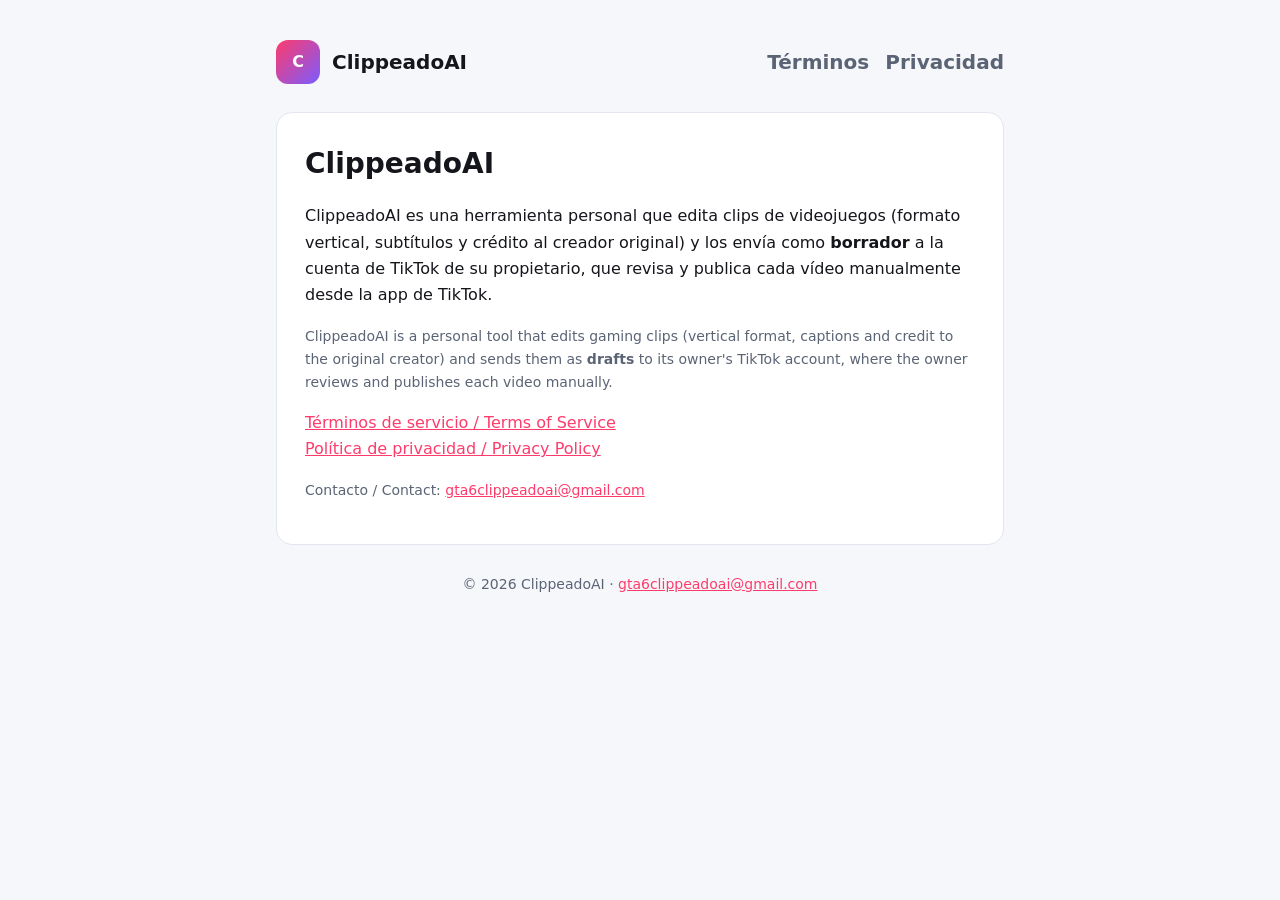
<file: index.html>
<!doctype html>
<html lang="es"><head><meta charset="utf-8"><meta name="viewport" content="width=device-width,initial-scale=1">
<title>Inicio · ClippeadoAI</title><link rel="stylesheet" href="style.css"><meta name="robots" content="noindex"></head>
<body><div class="wrap">
<header><div class="logo">C</div><a href="./">ClippeadoAI</a>
<nav><a href="terminos">Términos</a><a href="privacidad">Privacidad</a></nav></header>
<main class="card">
<h1>ClippeadoAI</h1>
<p>ClippeadoAI es una herramienta personal que edita clips de videojuegos (formato vertical, subtítulos y crédito al creador original) y los envía como <strong>borrador</strong> a la cuenta de TikTok de su propietario, que revisa y publica cada vídeo manualmente desde la app de TikTok.</p>
<p class="muted">ClippeadoAI is a personal tool that edits gaming clips (vertical format, captions and credit to the original creator) and sends them as <strong>drafts</strong> to its owner's TikTok account, where the owner reviews and publishes each video manually.</p>
<p><a href="terminos">Términos de servicio / Terms of Service</a><br><a href="privacidad">Política de privacidad / Privacy Policy</a></p>
<p class="muted">Contacto / Contact: <a href="mailto:gta6clippeadoai@gmail.com">gta6clippeadoai@gmail.com</a></p></main>
<footer class="muted">© 2026 ClippeadoAI · <a href="mailto:gta6clippeadoai@gmail.com">gta6clippeadoai@gmail.com</a></footer>
</div></body></html>
</file>
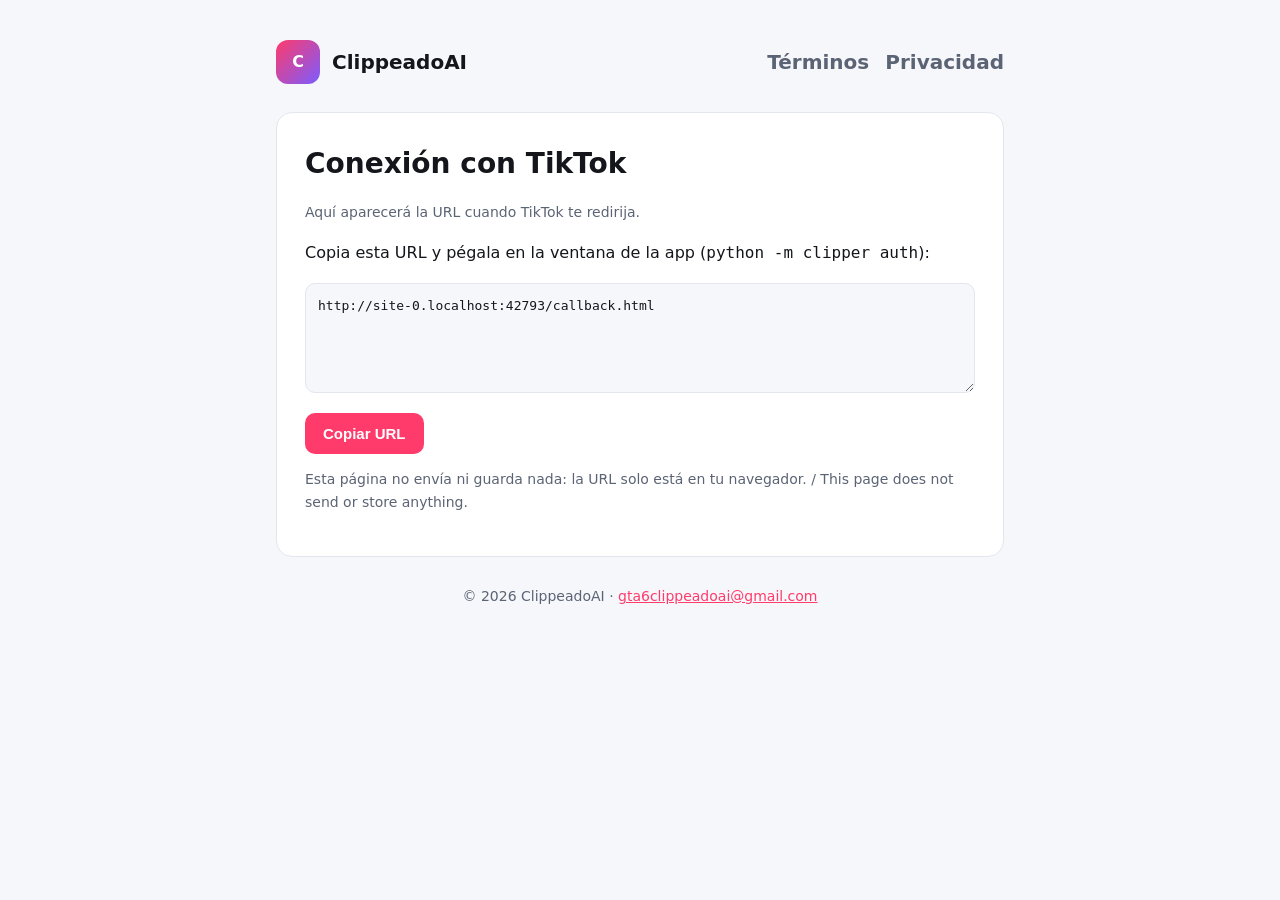
<file: callback.html>
<!doctype html>
<html lang="es"><head><meta charset="utf-8"><meta name="viewport" content="width=device-width,initial-scale=1">
<title>Conexión con TikTok · ClippeadoAI</title><link rel="stylesheet" href="style.css"><meta name="robots" content="noindex"></head>
<body><div class="wrap">
<header><div class="logo">C</div><a href="./">ClippeadoAI</a>
<nav><a href="terminos">Términos</a><a href="privacidad">Privacidad</a></nav></header>
<main class="card">
<h1>Conexión con TikTok</h1>
<p id="status" class="muted">Comprobando…</p>
<p>Copia esta URL y pégala en la ventana de la app (<code>python -m clipper auth</code>):</p>
<textarea id="url" readonly></textarea>
<button id="copy">Copiar URL</button>
<p class="muted">Esta página no envía ni guarda nada: la URL solo está en tu navegador. / This page does not send or store anything.</p></main>
<footer class="muted">© 2026 ClippeadoAI · <a href="mailto:gta6clippeadoai@gmail.com">gta6clippeadoai@gmail.com</a></footer>
</div><script>
const u=location.href, q=new URLSearchParams(location.search), s=document.getElementById('status');
document.getElementById('url').value=u;
if(q.get('code')){s.innerHTML='<span class="ok">✅ TikTok ha dado permiso.</span> Ya casi está.';}
else if(q.get('error')){s.innerHTML='<span class="bad">❌ Error: '+(q.get('error_description')||q.get('error')).replace(/</g,'&lt;')+'</span>';}
else{s.textContent='Aquí aparecerá la URL cuando TikTok te redirija.';}
document.getElementById('copy').onclick=async()=>{const t=document.getElementById('url');t.select();
try{await navigator.clipboard.writeText(u);}catch(e){document.execCommand('copy');}
document.getElementById('copy').textContent='¡Copiada! ✅';};
</script></body></html>
</file>
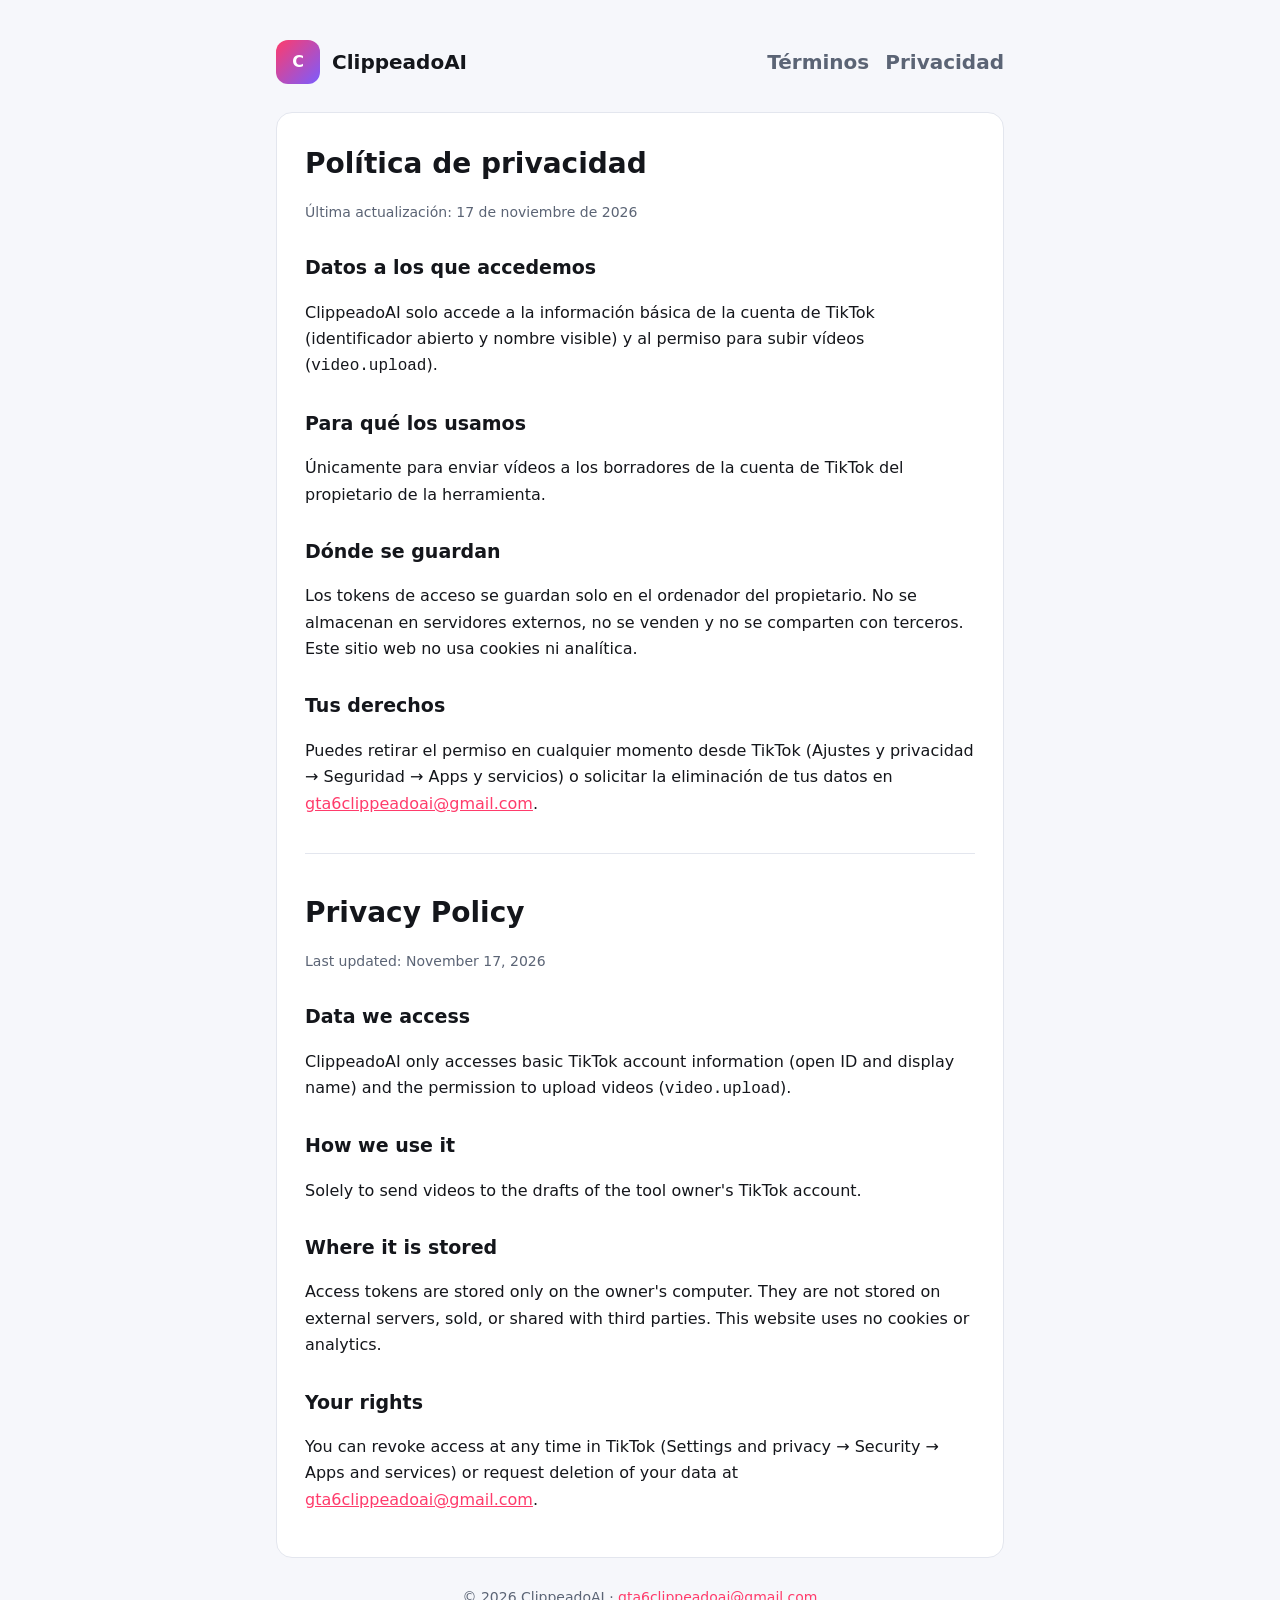
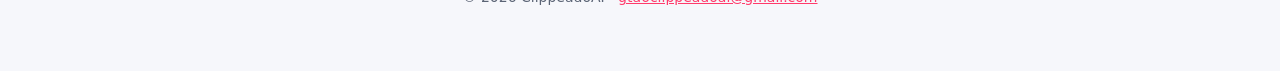
<file: privacidad.html>
<!doctype html>
<html lang="es"><head><meta charset="utf-8"><meta name="viewport" content="width=device-width,initial-scale=1">
<title>Política de privacidad · ClippeadoAI</title><link rel="stylesheet" href="style.css"><meta name="robots" content="noindex"></head>
<body><div class="wrap">
<header><div class="logo">C</div><a href="./">ClippeadoAI</a>
<nav><a href="terminos">Términos</a><a href="privacidad">Privacidad</a></nav></header>
<main class="card">
<h1>Política de privacidad</h1><p class="muted">Última actualización: 17 de noviembre de 2026</p>
<h2>Datos a los que accedemos</h2><p>ClippeadoAI solo accede a la información básica de la cuenta de TikTok (identificador abierto y nombre visible) y al permiso para subir vídeos (<code>video.upload</code>).</p>
<h2>Para qué los usamos</h2><p>Únicamente para enviar vídeos a los borradores de la cuenta de TikTok del propietario de la herramienta.</p>
<h2>Dónde se guardan</h2><p>Los tokens de acceso se guardan solo en el ordenador del propietario. No se almacenan en servidores externos, no se venden y no se comparten con terceros. Este sitio web no usa cookies ni analítica.</p>
<h2>Tus derechos</h2><p>Puedes retirar el permiso en cualquier momento desde TikTok (Ajustes y privacidad → Seguridad → Apps y servicios) o solicitar la eliminación de tus datos en <a href="mailto:gta6clippeadoai@gmail.com">gta6clippeadoai@gmail.com</a>.</p>
<hr>
<h1>Privacy Policy</h1><p class="muted">Last updated: November 17, 2026</p>
<h2>Data we access</h2><p>ClippeadoAI only accesses basic TikTok account information (open ID and display name) and the permission to upload videos (<code>video.upload</code>).</p>
<h2>How we use it</h2><p>Solely to send videos to the drafts of the tool owner's TikTok account.</p>
<h2>Where it is stored</h2><p>Access tokens are stored only on the owner's computer. They are not stored on external servers, sold, or shared with third parties. This website uses no cookies or analytics.</p>
<h2>Your rights</h2><p>You can revoke access at any time in TikTok (Settings and privacy → Security → Apps and services) or request deletion of your data at <a href="mailto:gta6clippeadoai@gmail.com">gta6clippeadoai@gmail.com</a>.</p></main>
<footer class="muted">© 2026 ClippeadoAI · <a href="mailto:gta6clippeadoai@gmail.com">gta6clippeadoai@gmail.com</a></footer>
</div></body></html>
</file>
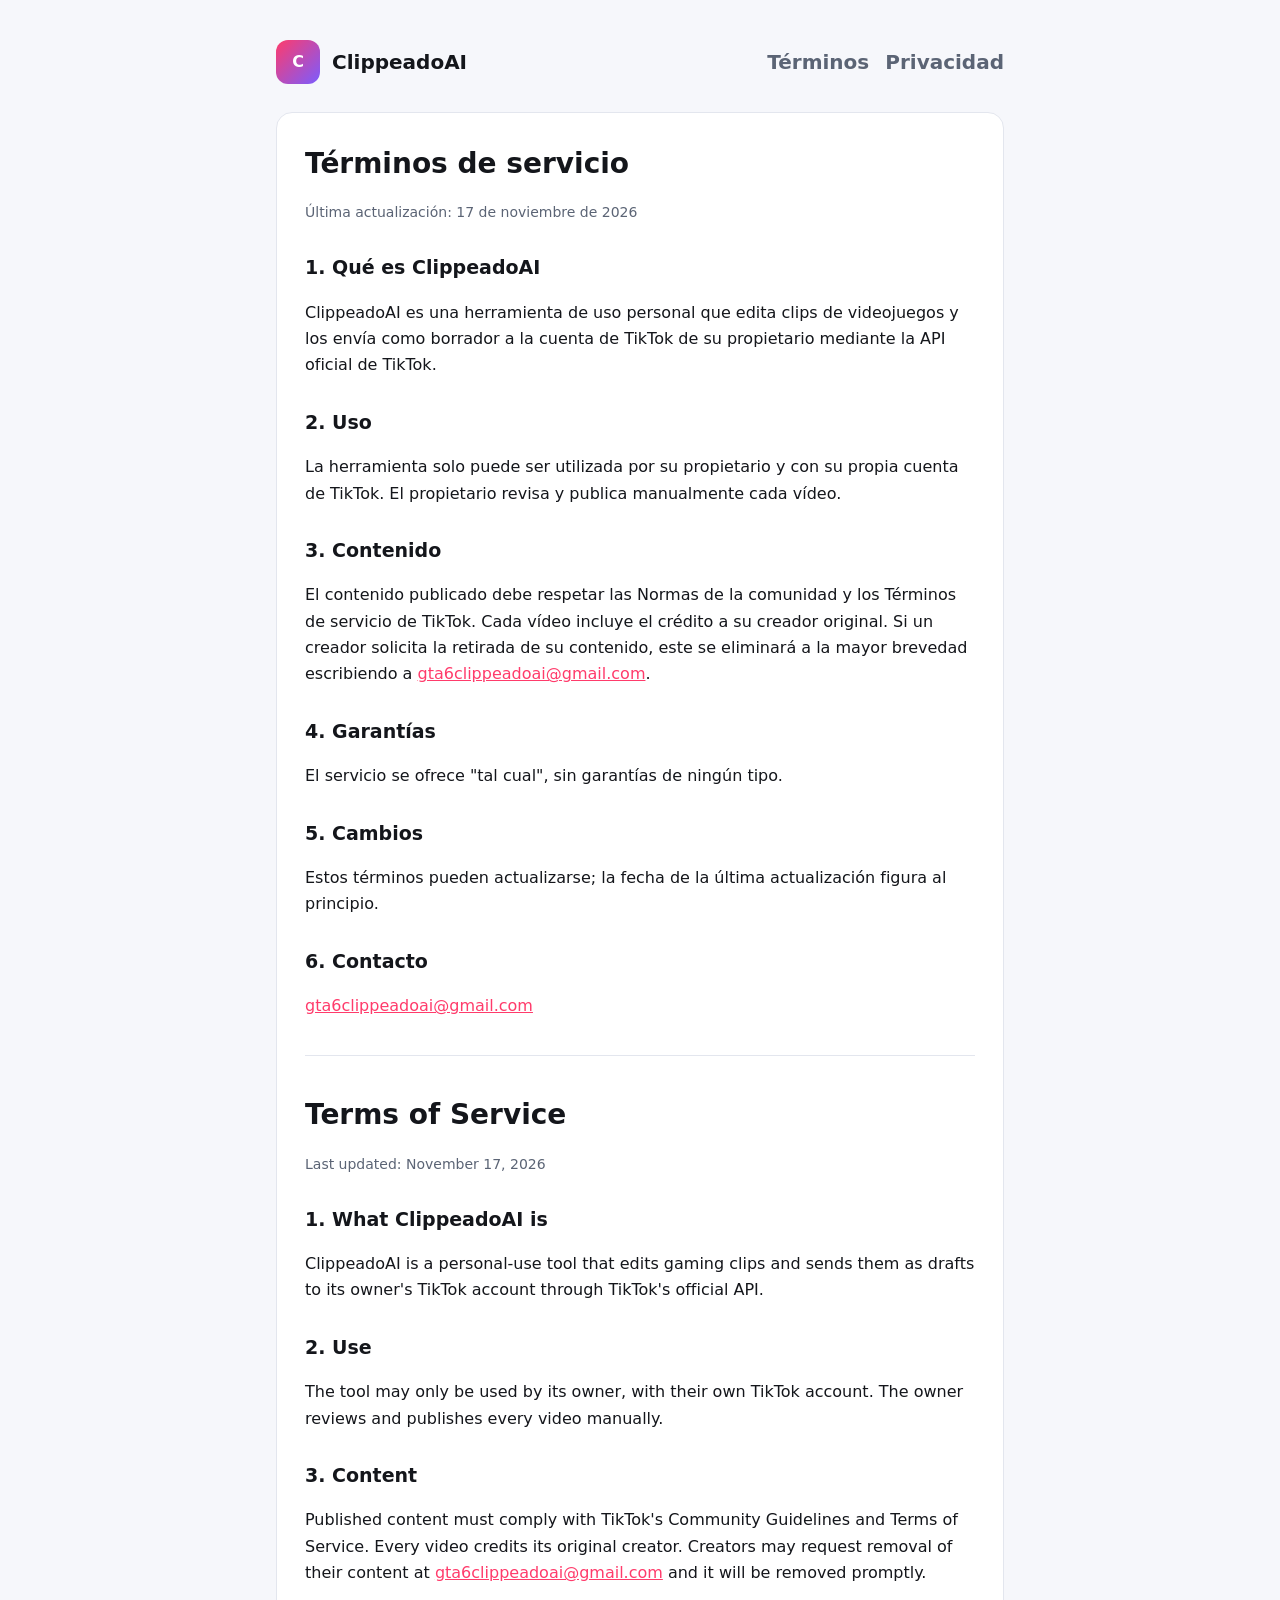
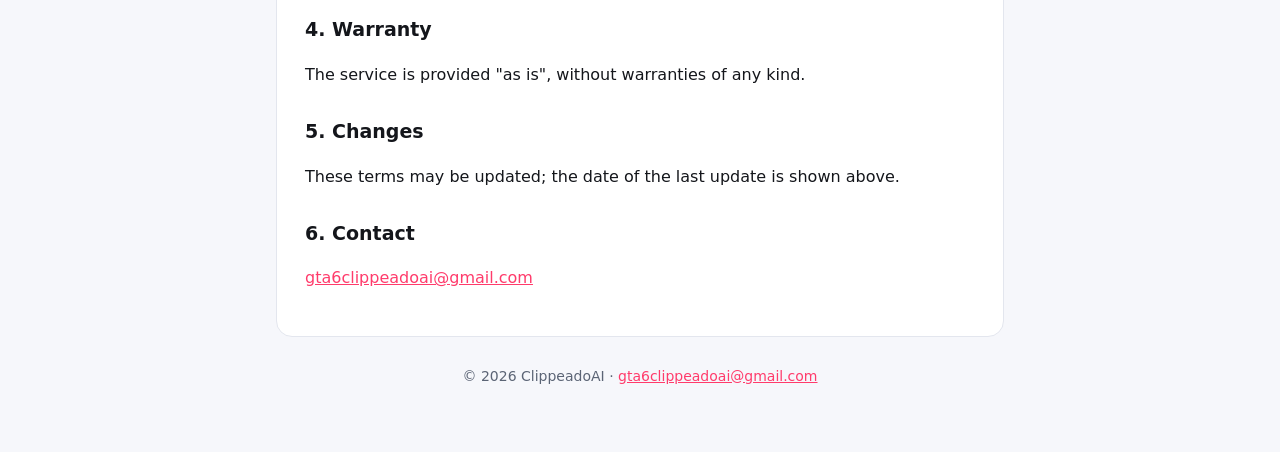
<file: terminos.html>
<!doctype html>
<html lang="es"><head><meta charset="utf-8"><meta name="viewport" content="width=device-width,initial-scale=1">
<title>Términos de servicio · ClippeadoAI</title><link rel="stylesheet" href="style.css"><meta name="robots" content="noindex"></head>
<body><div class="wrap">
<header><div class="logo">C</div><a href="./">ClippeadoAI</a>
<nav><a href="terminos">Términos</a><a href="privacidad">Privacidad</a></nav></header>
<main class="card">
<h1>Términos de servicio</h1><p class="muted">Última actualización: 17 de noviembre de 2026</p>
<h2>1. Qué es ClippeadoAI</h2><p>ClippeadoAI es una herramienta de uso personal que edita clips de videojuegos y los envía como borrador a la cuenta de TikTok de su propietario mediante la API oficial de TikTok.</p>
<h2>2. Uso</h2><p>La herramienta solo puede ser utilizada por su propietario y con su propia cuenta de TikTok. El propietario revisa y publica manualmente cada vídeo.</p>
<h2>3. Contenido</h2><p>El contenido publicado debe respetar las Normas de la comunidad y los Términos de servicio de TikTok. Cada vídeo incluye el crédito a su creador original. Si un creador solicita la retirada de su contenido, este se eliminará a la mayor brevedad escribiendo a <a href="mailto:gta6clippeadoai@gmail.com">gta6clippeadoai@gmail.com</a>.</p>
<h2>4. Garantías</h2><p>El servicio se ofrece "tal cual", sin garantías de ningún tipo.</p>
<h2>5. Cambios</h2><p>Estos términos pueden actualizarse; la fecha de la última actualización figura al principio.</p>
<h2>6. Contacto</h2><p><a href="mailto:gta6clippeadoai@gmail.com">gta6clippeadoai@gmail.com</a></p>
<hr>
<h1>Terms of Service</h1><p class="muted">Last updated: November 17, 2026</p>
<h2>1. What ClippeadoAI is</h2><p>ClippeadoAI is a personal-use tool that edits gaming clips and sends them as drafts to its owner's TikTok account through TikTok's official API.</p>
<h2>2. Use</h2><p>The tool may only be used by its owner, with their own TikTok account. The owner reviews and publishes every video manually.</p>
<h2>3. Content</h2><p>Published content must comply with TikTok's Community Guidelines and Terms of Service. Every video credits its original creator. Creators may request removal of their content at <a href="mailto:gta6clippeadoai@gmail.com">gta6clippeadoai@gmail.com</a> and it will be removed promptly.</p>
<h2>4. Warranty</h2><p>The service is provided "as is", without warranties of any kind.</p>
<h2>5. Changes</h2><p>These terms may be updated; the date of the last update is shown above.</p>
<h2>6. Contact</h2><p><a href="mailto:gta6clippeadoai@gmail.com">gta6clippeadoai@gmail.com</a></p></main>
<footer class="muted">© 2026 ClippeadoAI · <a href="mailto:gta6clippeadoai@gmail.com">gta6clippeadoai@gmail.com</a></footer>
</div></body></html>
</file>
<file: style.css>
:root{--bg:#0f1115;--card:#171a21;--text:#e8eaf0;--muted:#9aa3b2;--accent:#ff3b6b;--border:#262b36}
@media (prefers-color-scheme: light){:root{--bg:#f6f7fb;--card:#fff;--text:#14161b;--muted:#5b6475;--border:#e3e6ee}}
*{box-sizing:border-box}
body{margin:0;background:var(--bg);color:var(--text);font:16px/1.65 system-ui,-apple-system,Segoe UI,Roboto,sans-serif}
.wrap{max-width:760px;margin:0 auto;padding:40px 16px 64px}
header{display:flex;align-items:center;gap:12px;margin-bottom:28px}
.logo{width:44px;height:44px;border-radius:12px;background:linear-gradient(135deg,#ff3b6b,#7b5cff);display:grid;place-items:center;font-weight:800;color:#fff}
header a{color:var(--text);text-decoration:none;font-weight:700;font-size:20px}
nav{margin-left:auto;display:flex;gap:16px;font-size:14px}
nav a{color:var(--muted);text-decoration:none}nav a:hover{color:var(--accent)}
.card{background:var(--card);border:1px solid var(--border);border-radius:16px;padding:28px}
h1{margin:0 0 6px;font-size:28px}h2{margin:28px 0 8px;font-size:19px}
.muted{color:var(--muted);font-size:14px}
hr{border:0;border-top:1px solid var(--border);margin:36px 0}
a{color:var(--accent)}
textarea{width:100%;min-height:110px;background:var(--bg);color:var(--text);border:1px solid var(--border);border-radius:10px;padding:12px;font:13px/1.5 ui-monospace,Consolas,monospace;resize:vertical}
button{background:var(--accent);color:#fff;border:0;border-radius:10px;padding:12px 18px;font-weight:700;font-size:15px;cursor:pointer;margin-top:12px}
.ok{color:#22c55e;font-weight:700}.bad{color:#ef4444;font-weight:700}
footer{margin-top:28px;text-align:center}
</file>
